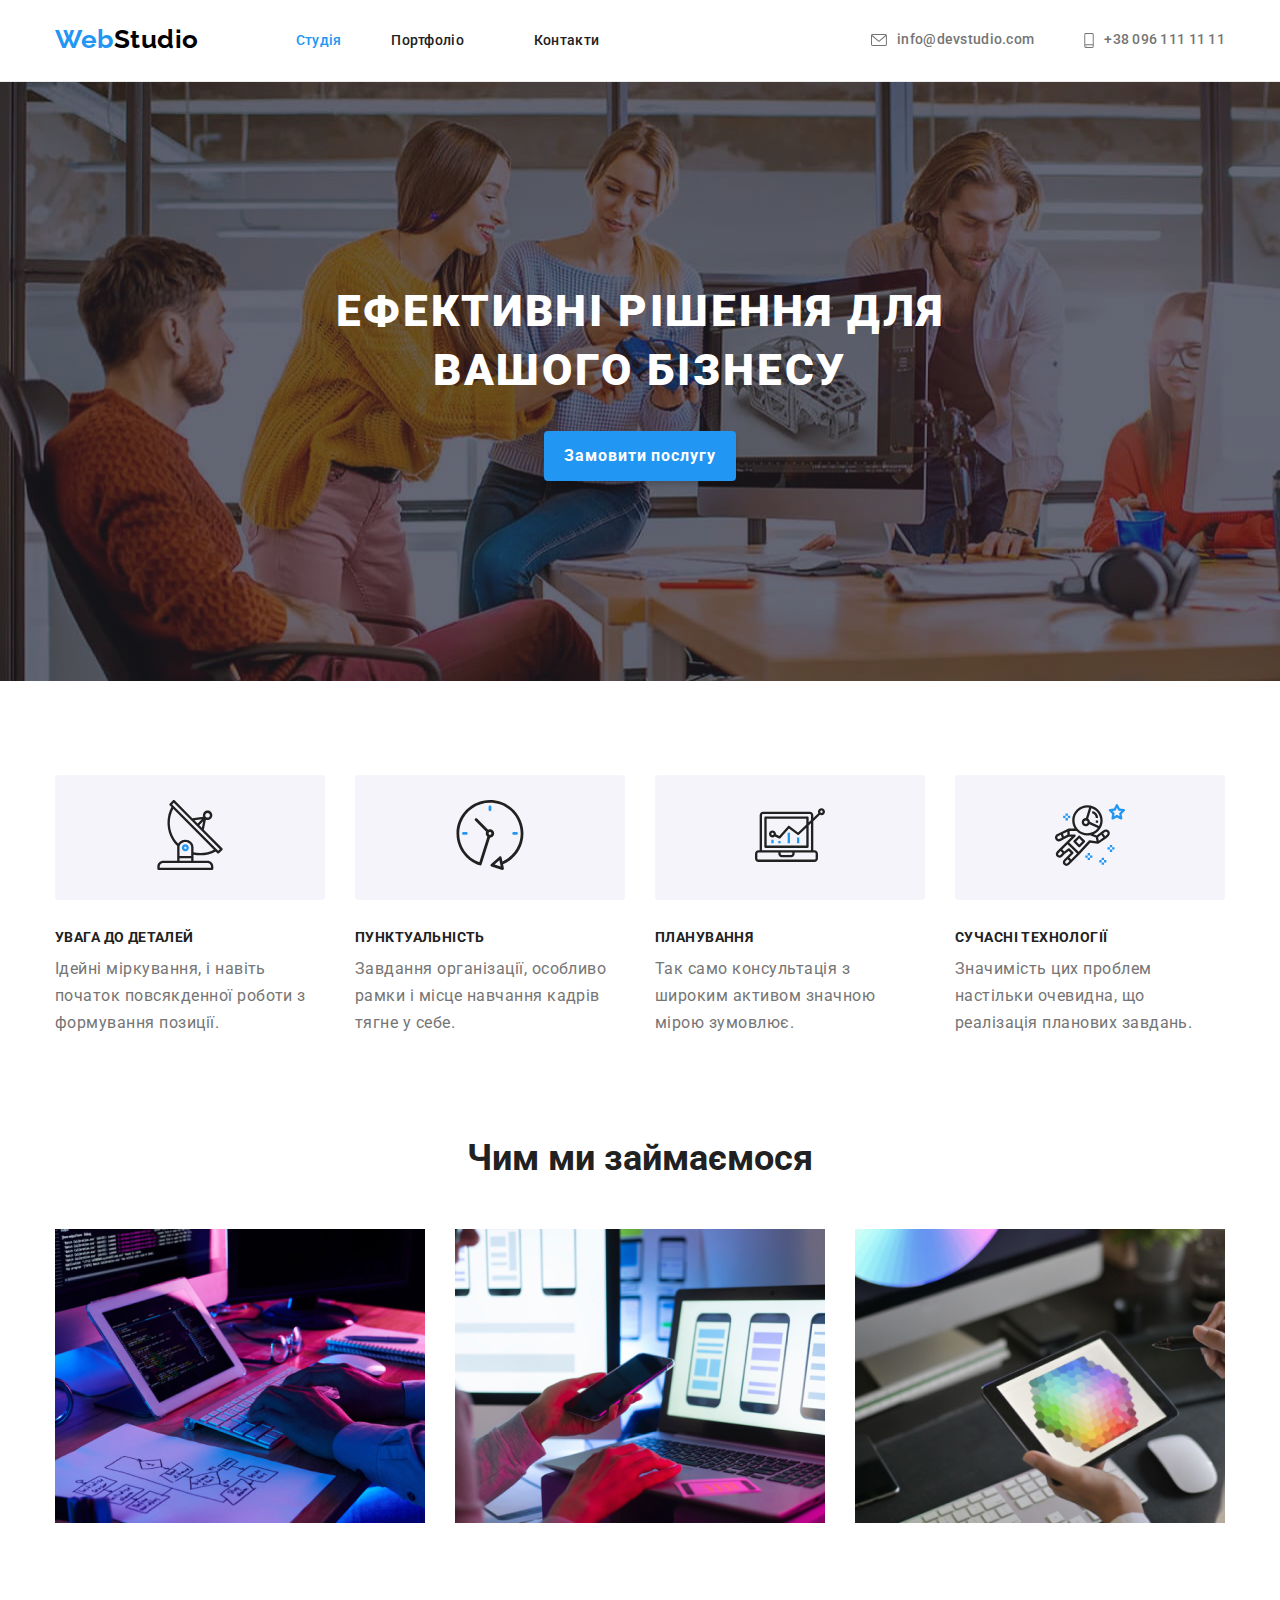
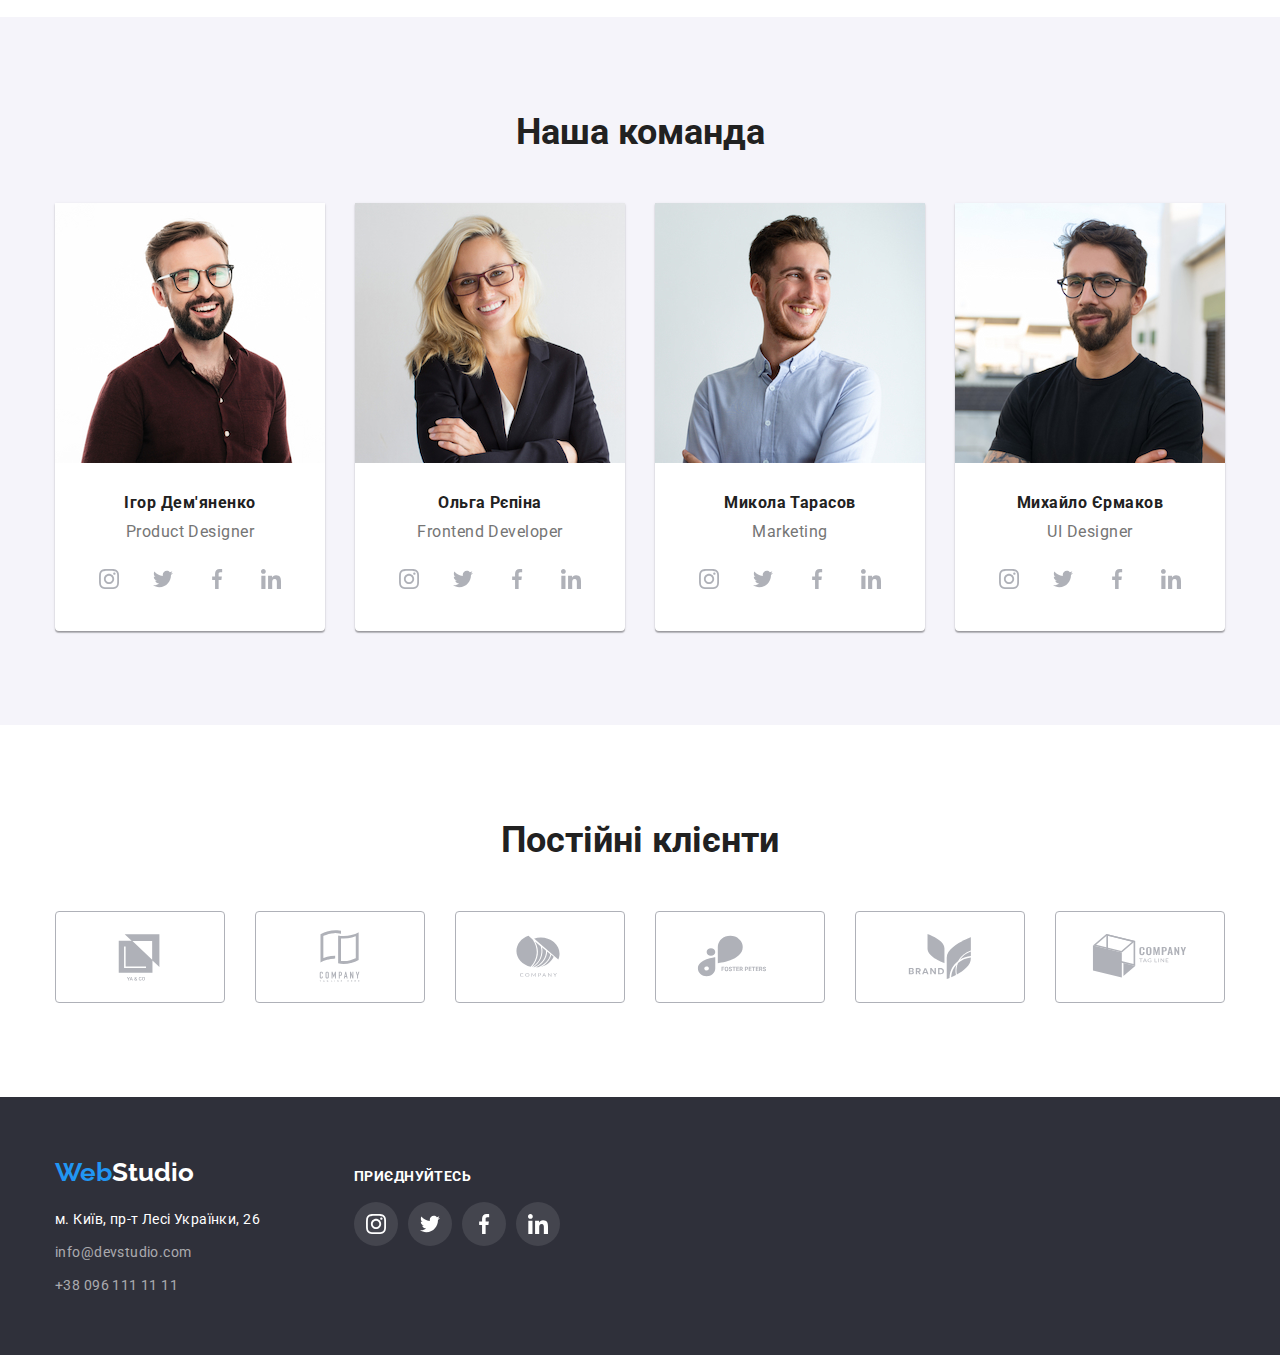
<file: index.html>
<!DOCTYPE html>
<html lang="uk">
  <head>
    <meta charset="UTF-8" />
    <meta http-equiv="X-UA-Compatible" content="IE=edge" />
    <meta name="viewport" content="width=device-width, initial-scale=1.0" />
    <link rel="preconnect" href="https://fonts.googleapis.com" />
    <link rel="preconnect" href="https://fonts.gstatic.com" crossorigin />
    <link
      href="https://fonts.googleapis.com/css2?family=Raleway:wght@700&family=Roboto:wght@400;500;700;900&display=swap"
      rel="stylesheet"
    />
    <link
      rel="stylesheet"
      href="https://cdnjs.cloudflare.com/ajax/libs/modern-normalize/1.1.0/modern-normalize.min.css"
    />
    <link rel="stylesheet" type="text/css" href="./css/styles.css" />
    <title>Document</title>
  </head>

  <body>
    <!--Header block-->
    <header class="header">
      <div class="container header-block">
        <!--Nav element-->
        <nav class="header-nav">
          <a class="header-logotype decoration" href="./index.html">
            Web<span class="logotype-first">Studio</span>
          </a>

          <ul class="header-menu header-list">
            <li class="header-item">
              <a href="./index.html" class="header-link link decoration current"> Студія </a>
            </li>
            <li class="header-item">
              <a href="./portfolio.html" class="header-link link decoration"> Портфоліо </a>
            </li>
            <li class="header-item">
              <a href="" class="header-link link decoration"> Контакти </a>
            </li>
          </ul>
        </nav>

        <!--Contacts information-->
        <ul class="header-list">
          <li class="header-item">
            <a href="mailto:info@devstudio.com" class="header-contact decoration">
              <svg class="header-icon-envelope">
                <use href="./images/icons/sprite.svg#envelope"></use>
              </svg>
              info@devstudio.com
            </a>
          </li>
          <li class="header-item">
            <a href="tel:+380961111111" class="header-contact decoration">
              <svg class="header-icon-smartphone">
                <use href="./images/icons/sprite.svg#smartphone"></use>
              </svg>
              +38 096 111 11 11
            </a>
          </li>
        </ul>
      </div>
    </header>

    <!--Main block-->
    <main>
      <!--Hero section-->
      <section class="hero">
        <div class="container hero-container">
          <h2 class="hero-heading">Ефективні рішення для вашого бізнесу</h2>
          <button class="hero-button" type="button">Замовити послугу</button>
        </div>
      </section>

      <!-- Main section -->
      <section class="advantage">
        <!-- Will be hidden -->
        <h2 class="visually-hidden">Переваги</h2>

        <!-- Advantage block-->
        <div class="container">
          <ul class="advantage-list">
            <li class="advantage-item">
              <div class="advantage-container">
                <svg class="advantage-icon">
                  <use href="./images/icons/sprite.svg#antenna"></use>
                </svg>
              </div>
              <h3 class="advantage-header">УВАГА ДО ДЕТАЛЕЙ</h3>
              <p class="advantage-description">
                Ідейні міркування, і навіть початок повсякденної роботи з формування позиції.
              </p>
            </li>
            <li class="advantage-item">
              <div class="advantage-container">
                <svg class="advantage-icon">
                  <use href="./images/icons/sprite.svg#clock"></use>
                </svg>
              </div>
              <h3 class="advantage-header">ПУНКТУАЛЬНІСТЬ</h3>
              <p class="advantage-description">
                Завдання організації, особливо рамки і місце навчання кадрів тягне у себе.
              </p>
            </li>
            <li class="advantage-item">
              <div class="advantage-container">
                <svg class="advantage-icon">
                  <use href="./images/icons/sprite.svg#diagram"></use>
                </svg>
              </div>
              <h3 class="advantage-header">ПЛАНУВАННЯ</h3>
              <p class="advantage-description">
                Так само консультація з широким активом значною мірою зумовлює.
              </p>
            </li>
            <li class="advantage-item">
              <div class="advantage-container">
                <svg class="advantage-icon">
                  <use href="./images/icons/sprite.svg#astronaut"></use>
                </svg>
              </div>
              <h3 class="advantage-header">СУЧАСНІ ТЕХНОЛОГІЇ</h3>
              <p class="advantage-description">
                Значимість цих проблем настільки очевидна, що реалізація планових завдань.
              </p>
            </li>
          </ul>
        </div>
      </section>

      <!-- Examples section -->
      <section class="examples">
        <div class="container">
          <h2 class="section-head examples-head">Чим ми займаємося</h2>

          <ul class="examples-list">
            <li class="examples-item">
              <img
                src="./images/index/box-1.jpg"
                alt="The people writing a code"
                width="370"
                height="294"
              />
            </li>
            <li class="examples-item">
              <img
                src="./images/index/box-2.jpg"
                alt="The people choosing a layout"
                width="370"
                height="294"
              />
            </li>
            <li class="examples-item">
              <img
                src="./images/index/box-3.jpg"
                alt="The people selecting a color"
                width="370"
                height="294"
              />
            </li>
          </ul>
        </div>
      </section>

      <!--Team block-->
      <section class="team">
        <div class="container">
          <h2 class="section-head team-head">Наша команда</h2>

          <ul class="team-list">
            <li class="team-biography">
              <img
                src="./images/index/ph-1.jpg"
                alt="Photo by Christopher Walker"
                width="270"
                height="260"
                class="team-photo"
              />
              <div class="biography-block">
                <h3 class="biography-head">Ігор Дем'яненко</h3>
                <p class="biography-description">Product Designer</p>
                <ul class="social-list">
                  <li class="social-item">
                    <a class="social-link" href="">
                      <svg class="social-icon">
                        <use href="./images/icons/sprite.svg#instagram"></use>
                      </svg>
                    </a>
                  </li>
                  <li class="social-item">
                    <a class="social-link" href="">
                      <svg class="social-icon">
                        <use href="./images/icons/sprite.svg#twitter"></use>
                      </svg>
                    </a>
                  </li>
                  <li class="social-item">
                    <a class="social-link" href="">
                      <svg class="social-icon facebook">
                        <use href="./images/icons/sprite.svg#facebook"></use>
                      </svg>
                    </a>
                  </li>
                  <li class="social-item">
                    <a class="social-link" href="">
                      <svg class="social-icon">
                        <use href="./images/icons/sprite.svg#linkedin"></use>
                      </svg>
                    </a>
                  </li>
                </ul>
              </div>
            </li>
            <li class="team-biography">
              <img
                src="./images/index/ph-2.jpg"
                alt="Photo by Kylie Evans"
                width="270"
                height="260"
                class="team-photo"
              />
              <div class="biography-block">
                <h3 class="biography-head">Ольга Рєпіна</h3>
                <p class="biography-description">Frontend Developer</p>
                <ul class="social-list">
                  <li class="social-item">
                    <a class="social-link" href="">
                      <svg class="social-icon">
                        <use href="./images/icons/sprite.svg#instagram"></use>
                      </svg>
                    </a>
                  </li>
                  <li class="social-item">
                    <a class="social-link" href="">
                      <svg class="social-icon">
                        <use href="./images/icons/sprite.svg#twitter"></use>
                      </svg>
                    </a>
                  </li>
                  <li class="social-item">
                    <a class="social-link" href="">
                      <svg class="social-icon facebook">
                        <use href="./images/icons/sprite.svg#facebook"></use>
                      </svg>
                    </a>
                  </li>
                  <li class="social-item">
                    <a class="social-link" href="">
                      <svg class="social-icon">
                        <use href="./images/icons/sprite.svg#linkedin"></use>
                      </svg>
                    </a>
                  </li>
                </ul>
              </div>
            </li>
            <li class="team-biography">
              <img
                src="./images/index/ph-3.jpg"
                alt="Photo by  Ryan Harris"
                width="270"
                height="260"
                class="team-photo"
              />
              <div class="biography-block">
                <h3 class="biography-head">Микола Тарасов</h3>
                <p class="biography-description">Marketing</p>
                <ul class="social-list">
                  <li class="social-item">
                    <a class="social-link" href="">
                      <svg class="social-icon">
                        <use href="./images/icons/sprite.svg#instagram"></use>
                      </svg>
                    </a>
                  </li>
                  <li class="social-item">
                    <a class="social-link" href="">
                      <svg class="social-icon">
                        <use href="./images/icons/sprite.svg#twitter"></use>
                      </svg>
                    </a>
                  </li>
                  <li class="social-item">
                    <a class="social-link" href="">
                      <svg class="social-icon facebook">
                        <use href="./images/icons/sprite.svg#facebook"></use>
                      </svg>
                    </a>
                  </li>
                  <li class="social-item">
                    <a class="social-link" href="">
                      <svg class="social-icon">
                        <use href="./images/icons/sprite.svg#linkedin"></use>
                      </svg>
                    </a>
                  </li>
                </ul>
              </div>
            </li>
            <li class="team-biography">
              <img
                src="./images/index/ph-4.jpg"
                alt="Photo by Tyler Moore"
                width="270"
                height="260"
                class="team-photo"
              />
              <div class="biography-block">
                <h3 class="biography-head">Михайло Єрмаков</h3>
                <p class="biography-description">UI Designer</p>
                <ul class="social-list">
                  <li class="social-item">
                    <a class="social-link" href="">
                      <svg class="social-icon">
                        <use href="./images/icons/sprite.svg#instagram"></use>
                      </svg>
                    </a>
                  </li>
                  <li class="social-item">
                    <a class="social-link" href="">
                      <svg class="social-icon">
                        <use href="./images/icons/sprite.svg#twitter"></use>
                      </svg>
                    </a>
                  </li>
                  <li class="social-item">
                    <a class="social-link" href="">
                      <svg class="social-icon facebook">
                        <use href="./images/icons/sprite.svg#facebook"></use>
                      </svg>
                    </a>
                  </li>
                  <li class="social-item">
                    <a class="social-link" href="">
                      <svg class="social-icon">
                        <use href="./images/icons/sprite.svg#linkedin"></use>
                      </svg>
                    </a>
                  </li>
                </ul>
              </div>
            </li>
          </ul>
        </div>
      </section>

      <!-- Постійні клієнти -->
      <section class="clients">
        <div class="container">
          <h2 class="section-head clients-head">Постійні клієнти</h2>
          <ul class="clients-list">
            <li class="clients-item">
              <a class="clients-link" href="">
                <svg class="clients-icon">
                  <use href="./images/icons/sprite.svg#logo-0"></use>
                </svg>
              </a>
            </li>
            <li class="clients-item">
              <a class="clients-link" href="">
                <svg class="clients-icon">
                  <use href="./images/icons/sprite.svg#logo-1"></use>
                </svg>
              </a>
            </li>
            <li class="clients-item">
              <a class="clients-link" href="">
                <svg class="clients-icon">
                  <use href="./images/icons/sprite.svg#logo-2"></use>
                </svg>
              </a>
            </li>
            <li class="clients-item">
              <a class="clients-link" href="">
                <svg class="clients-icon">
                  <use href="./images/icons/sprite.svg#logo-3"></use>
                </svg>
              </a>
            </li>
            <li class="clients-item">
              <a class="clients-link" href="">
                <svg class="clients-icon">
                  <use href="./images/icons/sprite.svg#logo-4"></use>
                </svg>
              </a>
            </li>
            <li class="clients-item">
              <a class="clients-link" href="">
                <svg class="clients-icon">
                  <use href="./images/icons/sprite.svg#logo-5"></use>
                </svg>
              </a>
            </li>
          </ul>
        </div>
      </section>
    </main>

    <!--Footer block-->
    <footer>
      <div class="container footer-block">
        <div class="footer-address-block">
          <a class="footer-logotype decoration" href="./index.html">
            Web<span class="logotype-second">Studio</span>
          </a>

          <address class="footer-address">
            <ul class="adress-list">
              <li class="adress-item">
                <a
                  class="footer-location decoration"
                  href="https://goo.gl/maps/hc71Jy3B3NvGoyVb9"
                  target="_blank"
                  rel="noopener noreferrer"
                >
                  м. Київ, пр-т Лесі Українки, 26
                </a>
              </li>
              <li class="adress-item">
                <a class="footer-contacts decoration" href="mailto:info@devstudio.com">
                  info@devstudio.com
                </a>
              </li>
              <li class="adress-item">
                <a class="footer-contacts decoration" href="tel:+380961111111">
                  +38 096 111 11 11
                </a>
              </li>
            </ul>
          </address>
        </div>

        <div>
          <p class="footer-exhortation">приєднуйтесь</p>

          <ul class="footer-list">
            <li class="footer-item">
              <a class="footer-link" href="">
                <svg class="footer-icon">
                  <use href="./images/icons/sprite.svg#instagram"></use>
                </svg>
              </a>
            </li>
            <li class="footer-item">
              <a class="footer-link" href="">
                <svg class="footer-icon">
                  <use href="./images/icons/sprite.svg#twitter"></use>
                </svg>
              </a>
            </li>
            <li class="footer-item">
              <a class="footer-link" href="">
                <svg class="footer-icon facebook">
                  <use href="./images/icons/sprite.svg#facebook"></use>
                </svg>
              </a>
            </li>
            <li class="footer-item">
              <a class="footer-link" href="">
                <svg class="footer-icon">
                  <use href="./images/icons/sprite.svg#linkedin"></use>
                </svg>
              </a>
            </li>
          </ul>
        </div>
      </div>
    </footer>
  </body>
</html>
</file>
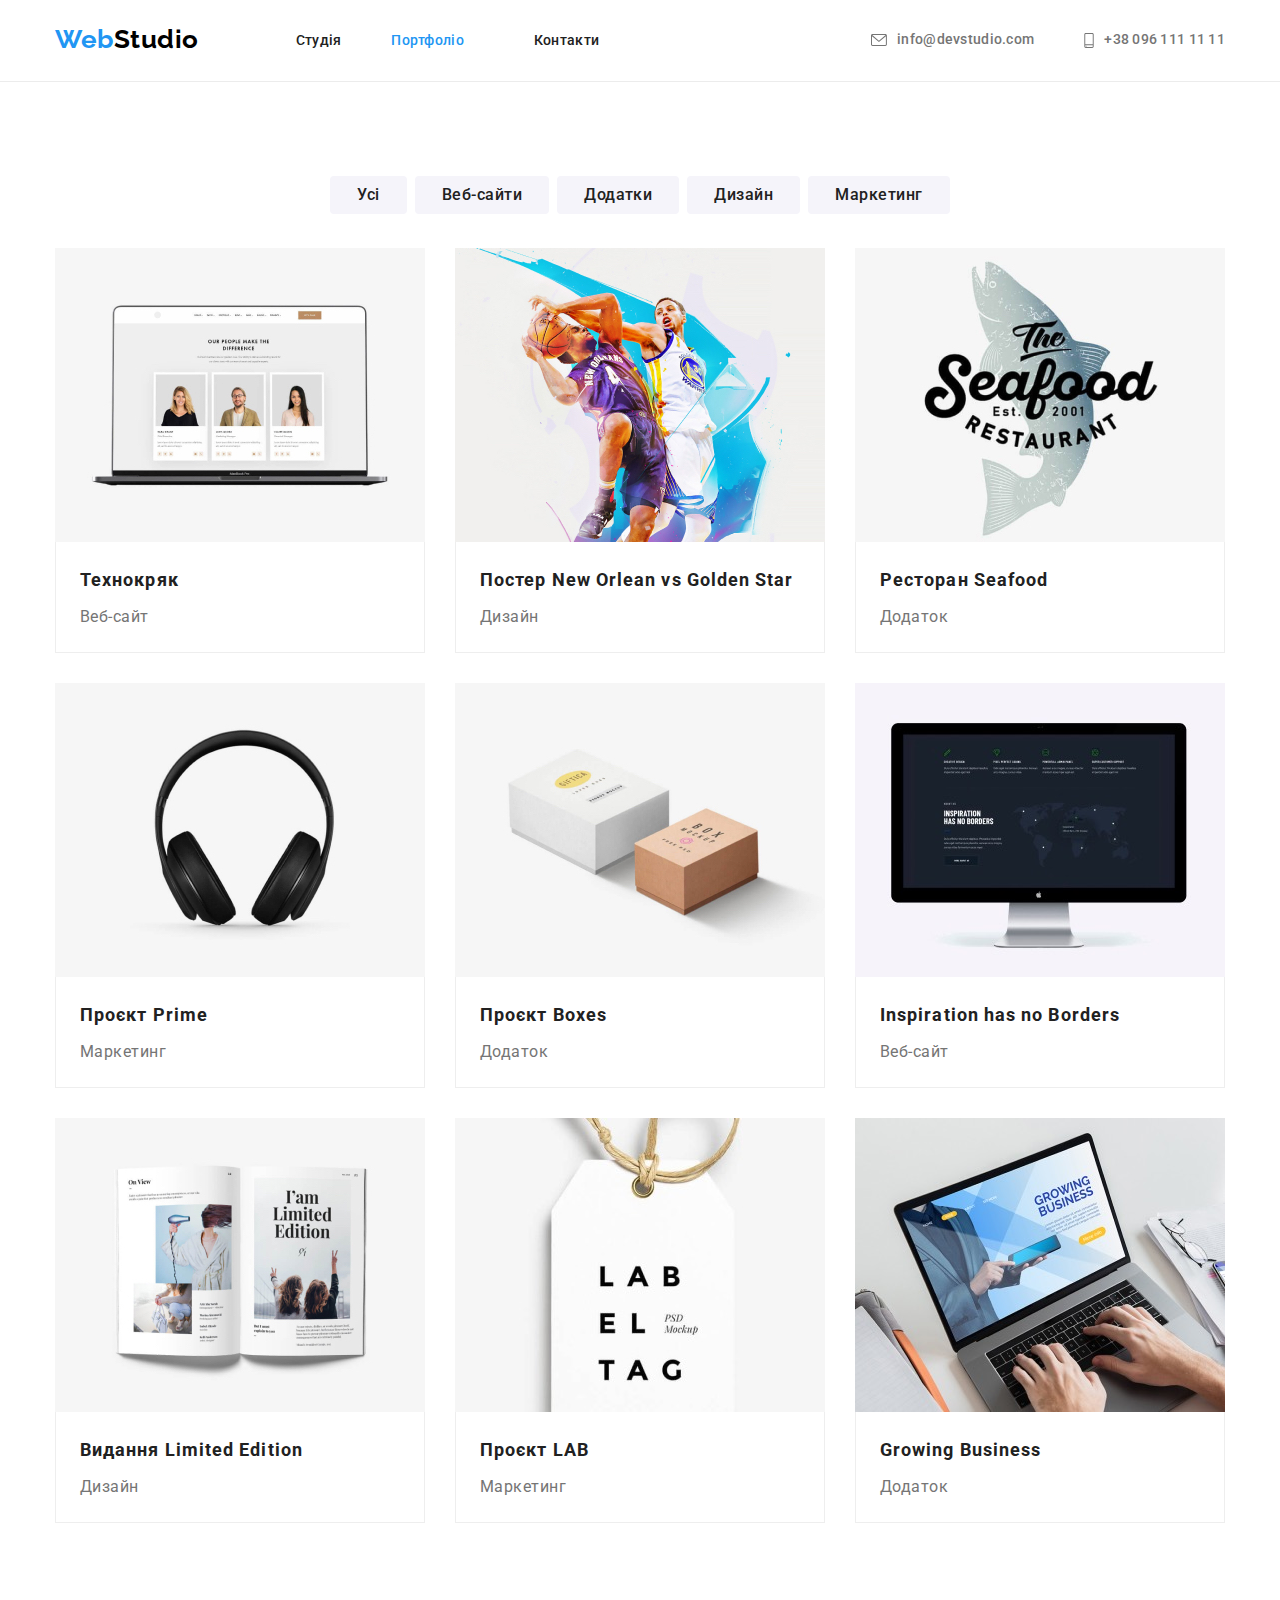
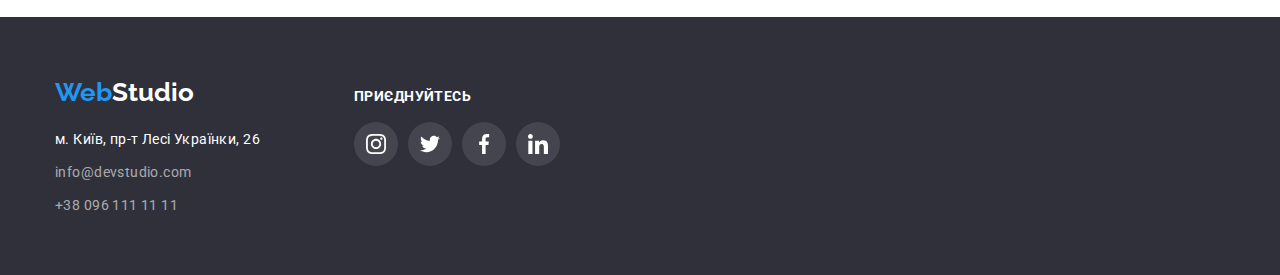
<file: portfolio.html>
<!DOCTYPE html>
<html lang="en">
  <head>
    <meta charset="UTF-8" />
    <meta http-equiv="X-UA-Compatible" content="IE=edge" />
    <meta name="viewport" content="width=device-width, initial-scale=1.0" />
    <link rel="preconnect" href="https://fonts.googleapis.com" />
    <link rel="preconnect" href="https://fonts.gstatic.com" crossorigin />
    <link
      href="https://fonts.googleapis.com/css2?family=Raleway:wght@700&family=Roboto:wght@400;500;700;900&display=swap"
      rel="stylesheet"
    />
    <link
      rel="stylesheet"
      href="https://cdnjs.cloudflare.com/ajax/libs/modern-normalize/1.1.0/modern-normalize.min.css"
    />
    <link rel="stylesheet" type="text/css" href="./css/styles.css" />
    <title>Document</title>
  </head>
  <body>
    <!--Header block copied-->
    <header class="header">
      <div class="container header-block">
        <!--Nav element-->
        <nav class="header-nav">
          <a class="header-logotype decoration" href="./index.html">
            Web<span class="logotype-first">Studio</span>
          </a>

          <ul class="header-menu header-list">
            <li class="header-item">
              <a href="./index.html" class="header-link link decoration"> Студія </a>
            </li>
            <li class="header-item">
              <a href="./portfolio.html" class="header-link link decoration current"> Портфоліо </a>
            </li>
            <li class="header-item">
              <a href="" class="header-link link decoration"> Контакти </a>
            </li>
          </ul>
        </nav>

        <!--Contacts information-->
        <ul class="header-list">
          <li class="header-item">
            <a href="mailto:info@devstudio.com" class="header-contact decoration">
              <svg class="header-icon-envelope">
                <use href="./images/icons/sprite.svg#envelope"></use>
              </svg>
              info@devstudio.com
            </a>
          </li>
          <li class="header-item">
            <a href="tel:+380961111111" class="header-contact decoration">
              <svg class="header-icon-smartphone">
                <use href="./images/icons/sprite.svg#smartphone"></use>
              </svg>
              +38 096 111 11 11
            </a>
          </li>
        </ul>
      </div>
    </header>
    <!--Main block-->
    <main>
      <!-- Section of buttons and pictures-->
      <section class="projects">
        <!-- The header will be hidden -->
        <h1 class="visually-hidden">List of completed works</h1>

        <!-- A list of buttons  -->
        <div class="container">
          <ul class="filter">
            <li class="filter-item">
              <button class="projects-filter" type="button">Усі</button>
            </li>
            <li class="filter-item">
              <button class="projects-filter" type="button">Веб-сайти</button>
            </li>
            <li class="filter-item">
              <button class="projects-filter" type="button">Додатки</button>
            </li>
            <li class="filter-item">
              <button class="projects-filter" type="button">Дизайн</button>
            </li>
            <li class="filter-item">
              <button class="projects-filter" type="button">Маркетинг</button>
            </li>
          </ul>

          <!-- A list of pictures -->
          <ul class="projects-list">
            <li class="projects-item">
              <a class="project-link decoration" href="">
                <div class="project-block">
                  <img
                    src="./images/portfolio/img-1-2.jpg"
                    alt="The layout is open on the laptop"
                    width="370"
                    height="294"
                    class="projects-photo"
                  />
                  <div class="description-block">
                    <h2 class="portfolio-head">Технокряк</h2>
                    <p class="portfolio-description">Веб-сайт</p>
                  </div>
                </div>
              </a>
            </li>
            <li class="projects-item">
              <a class="project-link decoration" href="">
                <div class="project-block">
                  <img
                    src="./images/portfolio/img-2-2.jpg"
                    alt="The team is playing basketball"
                    width="370"
                    height="294"
                    class="projects-photo"
                  />
                  <div class="description-block">
                    <h2 class="portfolio-head">Постер New Orlean vs Golden Star</h2>
                    <p class="portfolio-description">Дизайн</p>
                  </div>
                </div>
              </a>
            </li>
            <li class="projects-item">
              <a class="project-link decoration" href="">
                <div class="project-block">
                  <img
                    src="./images/portfolio/img-3-2.jpg"
                    alt="Logotype Seafood Restaurant"
                    width="370"
                    height="294"
                    class="projects-photo"
                  />
                  <div class="description-block">
                    <h2 class="portfolio-head">Ресторан Seafood</h2>
                    <p class="portfolio-description">Додаток</p>
                  </div>
                </div>
              </a>
            </li>
            <li class="projects-item">
              <a class="project-link decoration" href="">
                <div class="project-block">
                  <img
                    src="./images/portfolio/img-4-2.jpg"
                    alt="Bluetooth headset"
                    width="370"
                    height="294"
                    class="projects-photo"
                  />
                  <div class="description-block">
                    <h2 class="portfolio-head">Проєкт Prime</h2>
                    <p class="portfolio-description">Маркетинг</p>
                  </div>
                </div>
              </a>
            </li>
            <li class="projects-item">
              <a class="project-link decoration" href="">
                <div class="project-block">
                  <img
                    src="./images/portfolio/img-5-2.jpg"
                    alt="Two boxes with shadow"
                    width="370"
                    height="294"
                    class="projects-photo"
                  />
                  <div class="description-block">
                    <h2 class="portfolio-head">Проєкт Boxes</h2>
                    <p class="portfolio-description">Додаток</p>
                  </div>
                </div>
              </a>
            </li>
            <li class="projects-item">
              <a class="project-link decoration" href="">
                <div class="project-block">
                  <img
                    src="./images/portfolio/img-6-2.jpg"
                    alt="A website is launched on the screen"
                    width="370"
                    height="294"
                    class="projects-photo"
                  />
                  <div class="description-block">
                    <h2 class="portfolio-head">Inspiration has no Borders</h2>
                    <p class="portfolio-description">Веб-сайт</p>
                  </div>
                </div>
              </a>
            </li>
            <li class="projects-item">
              <a class="project-link decoration" href="">
                <div class="project-block">
                  <img
                    src="./images/portfolio/img-7-2.jpg"
                    alt="Views a book 'I'm Limited Edition'"
                    width="370"
                    height="294"
                    class="projects-photo"
                  />
                  <div class="description-block">
                    <h2 class="portfolio-head">Видання Limited Edition</h2>
                    <p class="portfolio-description">Дизайн</p>
                  </div>
                </div>
              </a>
            </li>
            <li class="projects-item">
              <a class="project-link decoration" href="">
                <div class="project-block">
                  <img
                    src="./images/portfolio/img-8-2.jpg"
                    alt="Lab El Tag mascot keychain"
                    width="370"
                    height="294"
                    class="projects-photo"
                  />
                  <div class="description-block">
                    <h2 class="portfolio-head">Проєкт LAB</h2>
                    <p class="portfolio-description">Маркетинг</p>
                  </div>
                </div>
              </a>
            </li>
            <li class="projects-item">
              <a class="project-link decoration" href="">
                <div class="project-block">
                  <img
                    src="./images/portfolio/img-9-2.jpg"
                    alt="Working with a website on laptop"
                    width="370"
                    height="294"
                    class="projects-photo"
                  />
                  <div class="description-block">
                    <h2 class="portfolio-head">Growing Business</h2>
                    <p class="portfolio-description">Додаток</p>
                  </div>
                </div>
              </a>
            </li>
          </ul>
        </div>
      </section>
    </main>

    <!--Footer block copied-->
    <footer>
      <div class="container footer-block">
        <div class="footer-address-block">
          <a class="footer-logotype decoration" href="./index.html">
            Web<span class="logotype-second">Studio</span>
          </a>

          <address class="footer-address">
            <ul class="adress-list">
              <li class="adress-item decorations">
                <a
                  class="footer-location decoration"
                  href="https://goo.gl/maps/hc71Jy3B3NvGoyVb9"
                  target="_blank"
                  rel="noopener noreferrer"
                >
                  м. Київ, пр-т Лесі Українки, 26
                </a>
              </li>
              <li class="adress-item decorations">
                <a class="footer-contacts decoration" href="mailto:info@devstudio.com">
                  info@devstudio.com
                </a>
              </li>
              <li class="adress-item decorations">
                <a class="footer-contacts decoration" href="tel:+380961111111">
                  +38 096 111 11 11
                </a>
              </li>
            </ul>
          </address>
        </div>

        <div>
          <p class="footer-exhortation">приєднуйтесь</p>

          <ul class="footer-list">
            <li class="footer-item">
              <a class="footer-link" href="">
                <svg class="footer-icon">
                  <use href="./images/icons/sprite.svg#instagram"></use>
                </svg>
              </a>
            </li>
            <li class="footer-item">
              <a class="footer-link" href="">
                <svg class="footer-icon">
                  <use href="./images/icons/sprite.svg#twitter"></use>
                </svg>
              </a>
            </li>
            <li class="footer-item">
              <a class="footer-link" href="">
                <svg class="footer-icon facebook">
                  <use href="./images/icons/sprite.svg#facebook"></use>
                </svg>
              </a>
            </li>
            <li class="footer-item">
              <a class="footer-link" href="">
                <svg class="footer-icon">
                  <use href="./images/icons/sprite.svg#linkedin"></use>
                </svg>
              </a>
            </li>
          </ul>
        </div>
      </div>
    </footer>
  </body>
</html>
</file>
<file: css/styles.css>
/* line color #ECECEC */
:root {
  --main-background: #ffffff;
  --title-background: #2f303a;
  --section-background: #f5f4fa;
  --main-text: #212121;
  --links-hower: #2196f3;
  --descripting-text: #757575;
  --logotype-second-color: #000000;
  --contact_text: rgba(255, 255, 255, 0.6);
}

*,
*::before,
*::after {
  box-sizing: border-box;
}

h1,
h2,
h3,
h4,
p {
  margin-top: 0;
  margin-bottom: 0;
}

ol,
ul {
  margin-top: 0;
  margin-bottom: 0;
  padding-left: 0;
}

img {
  display: block;
}

/* Main preset */
body {
  background-color: var(--main-background);
  color: var(--main-text);
  font-family: Roboto, sans-serif;
}

.container {
  width: 1200px;
  padding-left: 15px;
  padding-right: 15px;
  margin-right: auto;
  margin-left: auto;
}

.section-head {
  font-size: 36px;
  line-height: 1.17;
  text-align: center;
}

.decoration {
  text-decoration: none;
}

.header-menu,
.header-list,
.advantage-list,
.examples-list,
.team-list,
.filter,
.projects-list,
.footer-list,
.biography-icon-list,
.social-list,
.clients-list,
.footer-list,
.adress-list {
  list-style: none;
}

.visually-hidden {
  position: absolute;
  width: 1px;
  height: 1px;
  margin: -1px;
  border: 0;
  padding: 0;

  white-space: nowrap;
  clip-path: inset(100%);
  clip: rect(0 0 0 0);
  overflow: hidden;
}

/* Header block styles */
.header {
  border-bottom: 1px solid #ececec;
}

.header-block {
  display: flex;
  align-items: center;
  justify-content: space-between;
}

.header-nav {
  display: flex;
  align-items: center;
}

.header-logotype {
  margin-right: 97px;
  padding-top: 24px;
  padding-bottom: 25px;

  letter-spacing: 0.02em;
  font-size: 14px;
  line-height: 1.14;
}

.header-logotype,
.footer-logotype {
  color: var(--links-hower);
  font-family: Raleway, sans-serif;
  font-weight: 700;
  font-size: 26px;
  line-height: 1.19;
}

.header-logotype > .logotype-first {
  color: var(--logotype-second-color);
}

.header-menu,
.header-list {
  display: flex;
}

.header-menu .link {
  display: block;
  padding-top: 32px;
  padding-bottom: 32px;
  color: inherit;
  font-weight: 500;
  letter-spacing: 0.02em;
}

.header-item:first-child {
  margin-right: 53px;
}

.header-item:nth-child(2) {
  margin-right: 70px;
}

.header-item:last-child {
  margin-right: auto;
}

.header-item {
  display: inline-block;
}

.header-link {
  font-size: 14px;
  line-height: 1.19;
}

.header-contact {
  display: inline-flex;
  align-items: center;
  color: var(--descripting-text);
  font-weight: 500;
  padding-top: 32px;
  padding-bottom: 32px;

  letter-spacing: 0.02em;
  font-size: 14px;
  line-height: 1.14;
}

.header-item:first-child {
  margin-right: 50px;
}

.header-icon-envelope {
  width: 16px;
  height: 12px;
  margin-right: 10px;
  fill: var(--descripting-text);
}

.header-icon-smartphone {
  width: 10px;
  height: 15px;
  margin-right: 10px;
  fill: var(--descripting-text);
}

.header-contact:hover .header-icon-envelope,
.header-contact:focus .header-icon-envelope,
.header-contact:hover .header-icon-smartphone,
.header-contact:focus .header-icon-smartphone,
.clients-link:hover .clients-icon,
.clients-link:focus .clients-icon {
  fill: var(--links-hower);
}

.header-nav .link:hover,
.header-nav .link:focus,
.header-nav .link.current,
.header-contacts .link:hover,
.header-contacts .link:focus,
.footer-contacts:hover,
.footer-contacts:focus,
.header-contact:hover,
.header-contact:focus {
  color: var(--links-hower);
}

/* Main block Hero section styles */

.hero {
  display: block;
  background-color: var(--title-background);
  background-image: linear-gradient(to right, rgba(47, 48, 58, 0.4), rgba(47, 48, 58, 0.4)),
    url('../images/index/img.jpg');
  margin-right: auto;
  margin-left: auto;

  max-width: 1600px;
  color: var(--main-background);
  padding-top: 200px;
  padding-bottom: 200px;
  text-align: center;
}

.hero-container {
  justify-content: center;
}

.hero-heading {
  margin-left: auto;
  margin-right: auto;
  justify-content: center;
  text-align: center;
  max-width: 700px;
  margin-bottom: 30px;
  font-weight: 900;
  font-size: 44px;
  line-height: 1.36;
  letter-spacing: 0.06em;
  text-transform: uppercase;
}

.hero-button {
  border: var(--links-hower);
  border-radius: 4px;
  padding: 10px 20px;
  color: var(--main-background);
  background-color: var(--links-hower);
  font-weight: 700;
  font-size: 16px;
  line-height: 1.88;
  letter-spacing: 0.06em;
  box-shadow: 0px 4px 4px rgba(0, 0, 0, 0.15);
  cursor: pointer;
}

.hero-button:hover,
.hero-button:focus {
  background-color: #188ce8;
}

/* Main block Advantage section styles */
.advantage {
  padding-top: 94px;
  padding-bottom: 100px;
}

.advantage-list {
  display: flex;
}

.advantage-icon {
  width: 70px;
  height: 70px;
}

.advantage-item {
  max-width: 270px;
}

.advantage-container {
  text-align: center;
  max-width: 270px;
  padding-top: 25px;
  padding-bottom: 25px;
  background-color: #f5f4fa;
  border-radius: 4px;
}

.advantage-header {
  margin-bottom: 9px;
  font-weight: 700;
  font-size: inherit;

  letter-spacing: 0.03em;
  font-size: 14px;
  line-height: 1.14;
  text-transform: uppercase;
}

.advantage-description {
  color: var(--descripting-text);
  line-height: 1.71;
  letter-spacing: 0.03em;
}

.advantage-item:not(:last-child) {
  margin-right: 30px;
}
.advantage-container {
  margin-bottom: 30px;
}

/* Main block Examples section styles */

.examples {
  padding-bottom: 94px;
}

.examples-head {
  margin-bottom: 50px;
}

.examples-list {
  display: flex;
}

.examples-item:not(:last-child) {
  margin-right: 30px;
}

/* Team block styles */

.team {
  padding-top: 94px;
  padding-bottom: 94px;
  background-color: var(--section-background);
}

.team-head {
  margin-bottom: 50px;
}

.team-list {
  display: flex;
}

.biography-block {
  padding-top: 30px;
  padding-bottom: 30px;
}

.team-biography {
  background-color: var(--main-background);
  border: 0px 3px 3px 0px;
  box-shadow: 0px 1px 3px rgba(0, 0, 0, 0.12), 0px 1px 1px rgba(0, 0, 0, 0.14),
    0px 2px 1px rgba(0, 0, 0, 0.2);
  border-radius: 0px 0px 4px 4px;
}

.team-biography:not(:last-child) {
  margin-right: 30px;
}

.biography-head {
  margin-bottom: 10px;
  font-size: 16px;
  line-height: 1.19;
  letter-spacing: 0.03em;
  text-align: center;
}

.biography-description {
  color: var(--descripting-text);
  font-size: 16px;
  line-height: 1.19;
  letter-spacing: 0.03em;
  text-align: center;
  margin-bottom: 16px;
}

.social-list {
  display: flex;
  padding-right: 32px;
  padding-left: 32px;
}

.social-item:not(:last-child) {
  margin-right: 10px;
}

.social-link {
  display: flex;
  justify-content: center;
  align-items: center;
  width: 44px;
  height: 44px;
  border-radius: 50%;
}

.social-icon {
  fill: #afb1b8;
  width: 20px;
  height: 20px;
}

.social-link:hover,
.social-link:focus {
  background-color: var(--links-hower);
}

.social-link:hover .social-icon,
.social-link:focus .social-icon {
  fill: var(--main-background);
}

/* Постійні клієнти */
.clients {
  padding-top: 94px;
  padding-bottom: 94px;
}
.clients-head {
  margin-bottom: 50px;
}

.clients-item:not(:last-child) {
  margin-right: 30px;
}

.clients-link:hover,
.clients-link:focus {
  border: 1px solid var(--links-hower);
}

.clients-link {
  width: 170px;
  height: 92px;
  display: flex;
  align-items: center;
  justify-content: center;
  border: 1px solid #afb1b8;
  border-radius: 4px;
  max-width: 170px;
  max-height: 92px;
  outline: transparent;
}

.clients-icon {
  width: 106px;
  height: 60px;
  fill: #afb1b8;
}

.clients-list {
  display: flex;
}

/* Footer section styles */

footer {
  padding-top: 60px;
  padding-bottom: 57px;
  background-color: var(--title-background);
}

.footer-block {
  display: flex;
  align-items: baseline;
  justify-content: flex-start;
}

.footer-logotype > .logotype-second {
  color: var(--main-background);
}

.footer-logotype {
  display: block;
  margin-bottom: 20px;
}

.footer-address-block {
  margin-right: 94px;
}

.footer-location {
  display: block;
  color: var(--main-background);
  font-size: 14px;
  line-height: 1.71;
  letter-spacing: 0.03em;
  margin-bottom: 9px;
  font-style: normal;
}

.footer-contacts {
  display: block;
  color: var(--contact_text);
  font-size: 14px;
  line-height: 1.71;
  font-style: normal;
  letter-spacing: 0.03em;
}

.adress-item:not(:last-child) {
  margin-bottom: 9px;
}

.footer-list {
  display: flex;
}

.footer-item:not(:last-child) {
  margin-right: 10px;
}

.footer-link {
  display: flex;
  justify-content: center;
  align-items: center;
  width: 44px;
  height: 44px;
  border-radius: 50%;
  background-color: rgba(255, 255, 255, 0.1);
}

.footer-icon {
  fill: var(--main-background);
  width: 20px;
  height: 20px;
}

.footer-link:hover,
.footer-link:focus {
  background-color: var(--links-hower);
}

.footer-exhortation {
  font-weight: 700;
  font-size: 14px;
  line-height: calc(14 / 16);
  letter-spacing: 0.03em;
  text-transform: uppercase;
  color: var(--main-background);
  margin-bottom: 20px;
}

/* Portfolio buttons  */
.projects-filter {
  border-radius: 4px;
  color: var(--main-text);
  background-color: var(--section-background);
  font-weight: 500;
  font-size: 16px;
  line-height: 1.62;
  letter-spacing: 0.03em;
  /* 1.63 fact */
  text-align: center;
}

.projects-filter:hover,
.projects-filter:focus {
  color: var(--main-background);
  background-color: var(--links-hower);
  box-shadow: 0px 3px 1px rgba(0, 0, 0, 0.1), 0px 1px 2px rgba(0, 0, 0, 0.08),
    0px 2px 2px rgba(0, 0, 0, 0.12);
}

/* Portfolio main  */
.projects {
  padding-top: 94px;
  padding-bottom: 94px;
}

.filter {
  display: flex;
  justify-content: center;
  margin-bottom: 34px;
}

.projects-filter {
  border-radius: 4px;
  border: var(--descripting-text);
  padding: 6px 27px;
  cursor: pointer;
}

.projects-filter:nth-child(3) {
  padding: 6px 53px;
}

.filter-item:not(:last-child) {
  margin-right: 8px;
}

.projects-list {
  display: flex;
  flex-wrap: wrap;
  gap: 30px;
}

.projects-item {
  width: calc((100% - 2 * 30px) / 3);
}

.project-link:hover .project-block,
.project-link:focus .project-block {
  background: #ffffff;
  box-shadow: 0px 1px 1px rgba(0, 0, 0, 0.12), 0px 4px 4px rgba(0, 0, 0, 0.06),
    1px 4px 6px rgba(0, 0, 0, 0.16);
}

.project-link {
  outline: transparent;
}

.description-block {
  padding: 20px 24px;
  border-right: 1px solid #eeeeee;
  border-bottom: 1px solid #eeeeee;
  border-left: 1px solid #eeeeee;
}

.portfolio-head {
  margin-bottom: 4px;
  font-weight: 700;
  font-size: 18px;
  line-height: 2;
  letter-spacing: 0.06em;
  color: var(--main-text);
}

.portfolio-description {
  font-size: 16px;
  line-height: 1.88;
  letter-spacing: 0.03em;
  color: var(--descripting-text);
}
</file>
